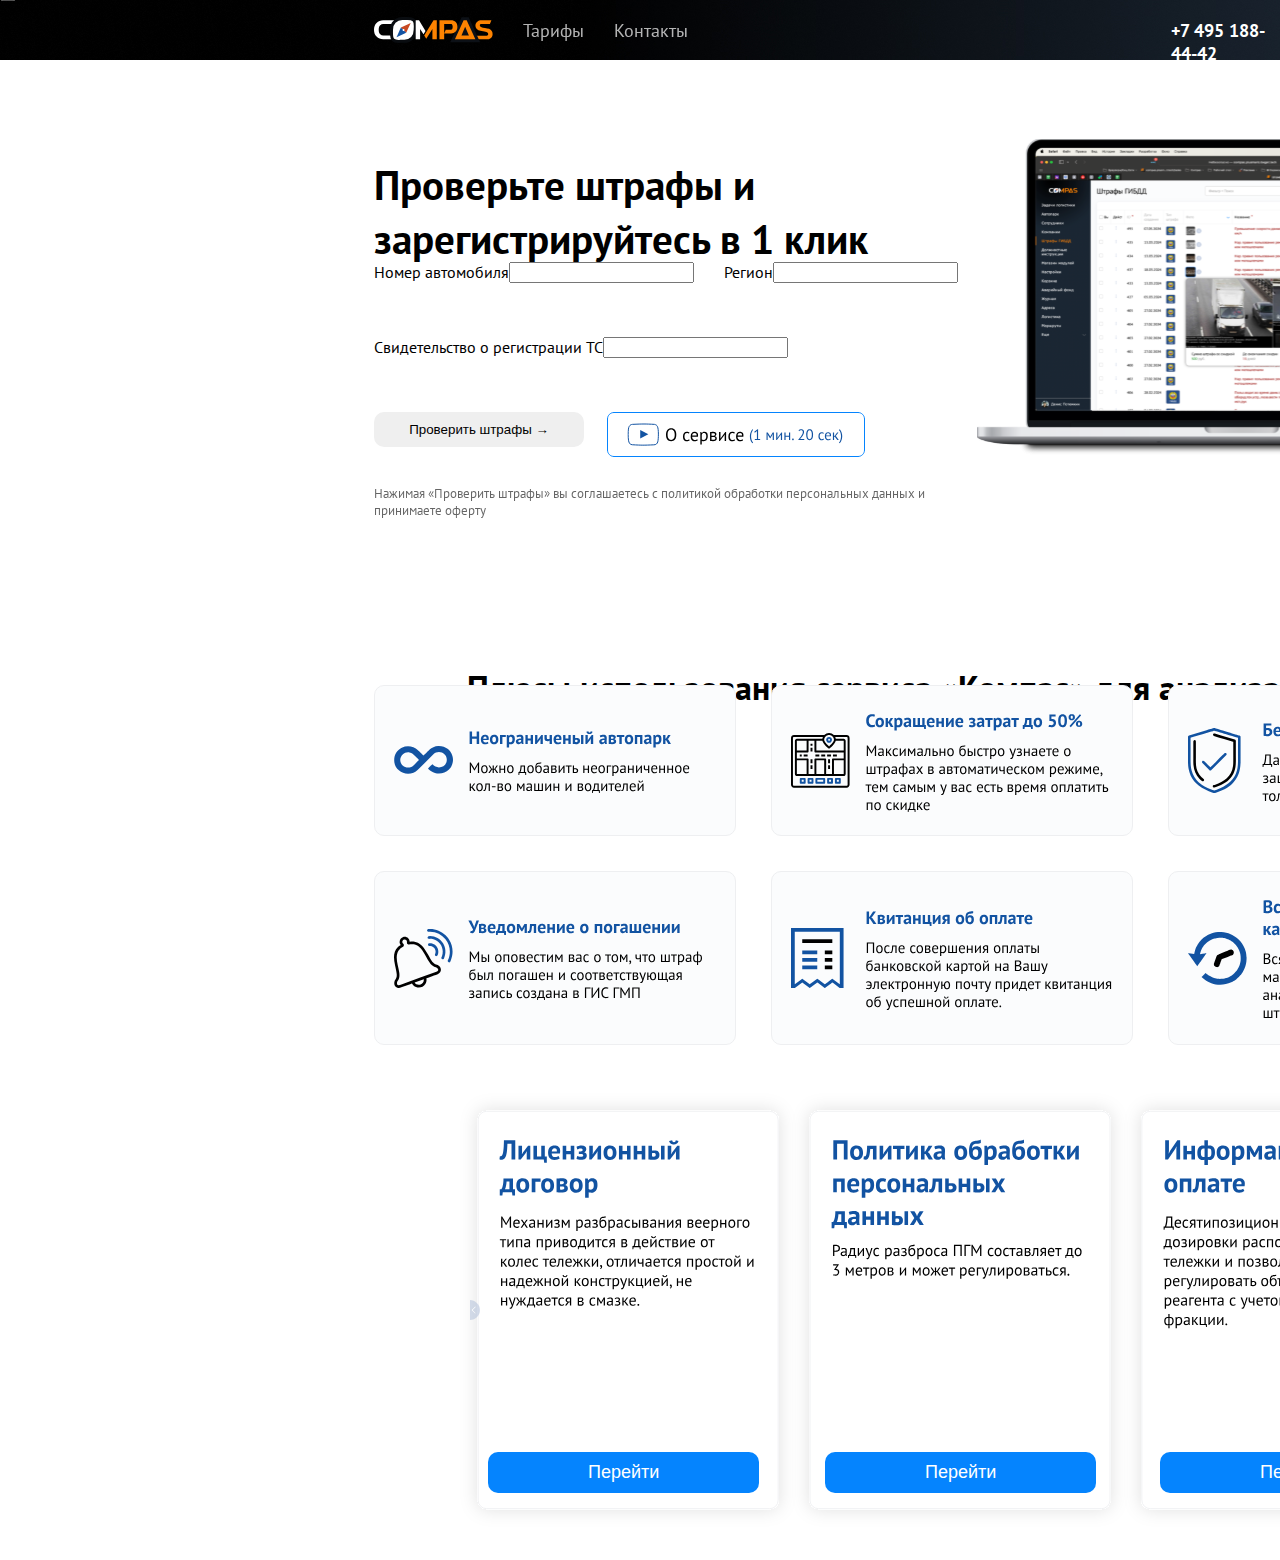
<file: html/index.html>
<!DOCTYPE html>
<html lang="en">
<head>
    <meta charset="UTF-8">
    <meta name="viewport" content="width=device-width, initial-scale=1.0">
    <title>COMPAS</title>
    <link href="https://cdn.jsdelivr.net/npm/bootstrap@5.2.3/dist/css/bootstrap.min.css" rel="stylesheet" integrity="sha384-rbsA2VBKQhggwzxH7pPCaAqO46MgnOM80zW1RWuH61DGLwZJEdK2Kadq2F9CUG65" crossorigin="anonymous">
    <link rel="preconnect" href="https://fonts.googleapis.com">
    <link rel="preconnect" href="https://fonts.gstatic.com" crossorigin>
    <link href="https://fonts.googleapis.com/css2?family=PT+Sans:ital,wght@0,400;0,700;1,400;1,700&display=swap" rel="stylesheet">
    <link rel="stylesheet" href="/css/style.css">
    <link
    rel="stylesheet"
    href="https://cdn.jsdelivr.net/npm/swiper@11/swiper-bundle.min.css"
/>
  
  <script src="https://cdn.jsdelivr.net/npm/swiper@11/swiper-bundle.min.js"></script>
  
</head>
<body>
    <header class="header">
        <div class="container">
            <a href="/html/index.html"><img src="/img/Framelogo.svg" alt="Framelogo" class="Framelogo"></a>
            <ul class="navbar-frame">
                <li><a href="/html/Tarifs.html" class="tariffs">Тарифы</a></li>
                <li><a href="/html/contacts.html" class="contacts">Контакты</a></li>
            </ul>
            <div class="number">+7 495 188-44-42</div>
            <ul class="reg">
                <li><a href="/html/Entrance.html" class="entrance">Вход</a></li>
                <li><a href="/html/reg.html" class="registration">Регистрация</a></li>
            </ul>
        </div>
    </header>

    <section class="registration-all">
        <div class="menu-registration">
            <div class="container">
                <div class="row">
                    <div class="registrationtext">
                        <h3>Проверьте штрафы и</h3>
                        <h4>зарегистрируйтесь в 1 клик</h4>
                    </div>
                </div>
            </div>
        </div>

        <div class="phone">
            <img src="/img/image2ipad.svg" alt="phone">
        </div>
    </section>
    <section>
        <form action="" method="post">   
            <!-- поле ввода номера автомобиля-->
            <div class="form-group-car-number">
                <label>Номер автомобиля</label>
                <input type="text" name="number-car" class="form-control" required />
            </div>    
            <!-- поле ввода региона -->
            <div class="form-group-car-region">
                <label>Регион</label>
                <input type="text" name="region" class="form-control" required>
            </div>
            <!-- поле ввода свидетельство о регистрации -->
            <div class="form-group-car-registration">
                <label>Свидетельство о регистрации ТС</label>
                <input type="text" name="car-registration" class="form-control" required>
            </div>
            <!-- кнопка отправки данных на сервер -->
            <div class="form-group-accept">
                <input type="submit" class="btn btn-primary" value="Проверить штрафы &rarr;">
            </div>
        </form>
    </section>
    <section>
        <button id="openPopup" class="openButton">
            <img src="/img/button.svg" class="YtBtn" alt="Video">
        </button>
    
    <div id="videoPopup" class="video-popup">
        <div id="youtubeVideo">
            <!-- Вставьте iframe с YouTube видео здесь -->
            <iframe width="560" height="315" src="https://www.youtube.com/embed/SPRsDNn2n7g" frameborder="0" allowfullscreen></iframe>
        </div>
        <div class="close">&#10006;</div>
    </div>
    <!-- Фон затемнения для модального окна -->
    <div id="modalBackdrop" class="modal-backdrop" style="display: none;"></div>
    <p class="Ofert">Нажимая «Проверить штрафы» вы соглашаетесь с политикой обработки персональных данных и принимаете оферту</p>
<script>
  // Проверяем, существуют ли элементы модального окна и фона затемненияc
const modal = document.getElementById('videoPopup');
const backdrop = document.getElementById('modalBackdrop'); // Убедитесь, что этот элемент добавлен в HTML

// Функция для открытия модального окна
function openModal() {
  if (modal && backdrop) {
    modal.style.display = 'block';
    backdrop.style.display = 'block'; // Показать фон затемнения
  }
}

// Функция для закрытия модального окна
function closeModal() {
  if (modal && backdrop) {
    modal.style.display = 'none';
    backdrop.style.display = 'none'; // Скрыть фон затемнения

    // Находим iframe внутри модального окна и останавливаем воспроизведение видео
    const iframe = document.querySelector('#videoPopup iframe');
    const iframeSrc = iframe.src;
    iframe.src = iframeSrc; // Это перезагрузит и остановит видео
  }
}

// Добавляем обработчики событий для кнопок открытия и закрытия
const openButton = document.getElementById('openPopup');
if (openButton) {
  openButton.addEventListener('click', openModal);
}

const closeButton = document.querySelector('.close');
if (closeButton) {
  closeButton.addEventListener('click', closeModal);
}



// Закрыть модальное окно при клике на фон затемнения
if (backdrop) {
  backdrop.addEventListener('click', closeModal);
}

</script>
    </section>
    <div>
    <h5 class="plus">Плюсы использования сервиса «Компас» для анализа штрафов</h5>
</div>
<section>
    <div class="pluses-compas">
        <img src="/img/pluscompas.svg">
    </div>
</section>
<div style="overflow: hidden;"></div>
<section>
<div class="slider">
    <img class="slider-img" src="/img/swiper.svg" />
    <img class="slider-img" src="/img/swiper.svg" />

    <div>
        <img style='opacity: 1; height: 20px;'
        class="prev controlls" src="/img/arrowl.svg"
        alt="">
    </div> 
    
    <div>
        <img style="opacity: 1; height: 20px;"
        class="next controlls" src="/img/Framearrowr.svg"
        alt="">
    </div>
<script src="/js/script.js"></script>

</section>
<section>
    <div class="buttons">
    <button class="licenceBtn">
        <a class="licence" href="/html/licence.html">Перейти</a>
    </button>
    <button class="politicsBtn">
        <a class="politics" href="/html/politics.html">Перейти</a>
    </button>
    <button class="informationBtn"
    ><a class="information" href="/html/information.html">Перейти</a>
    </button>
</div>
</section>   

    

        
</body>
</html>
</file>
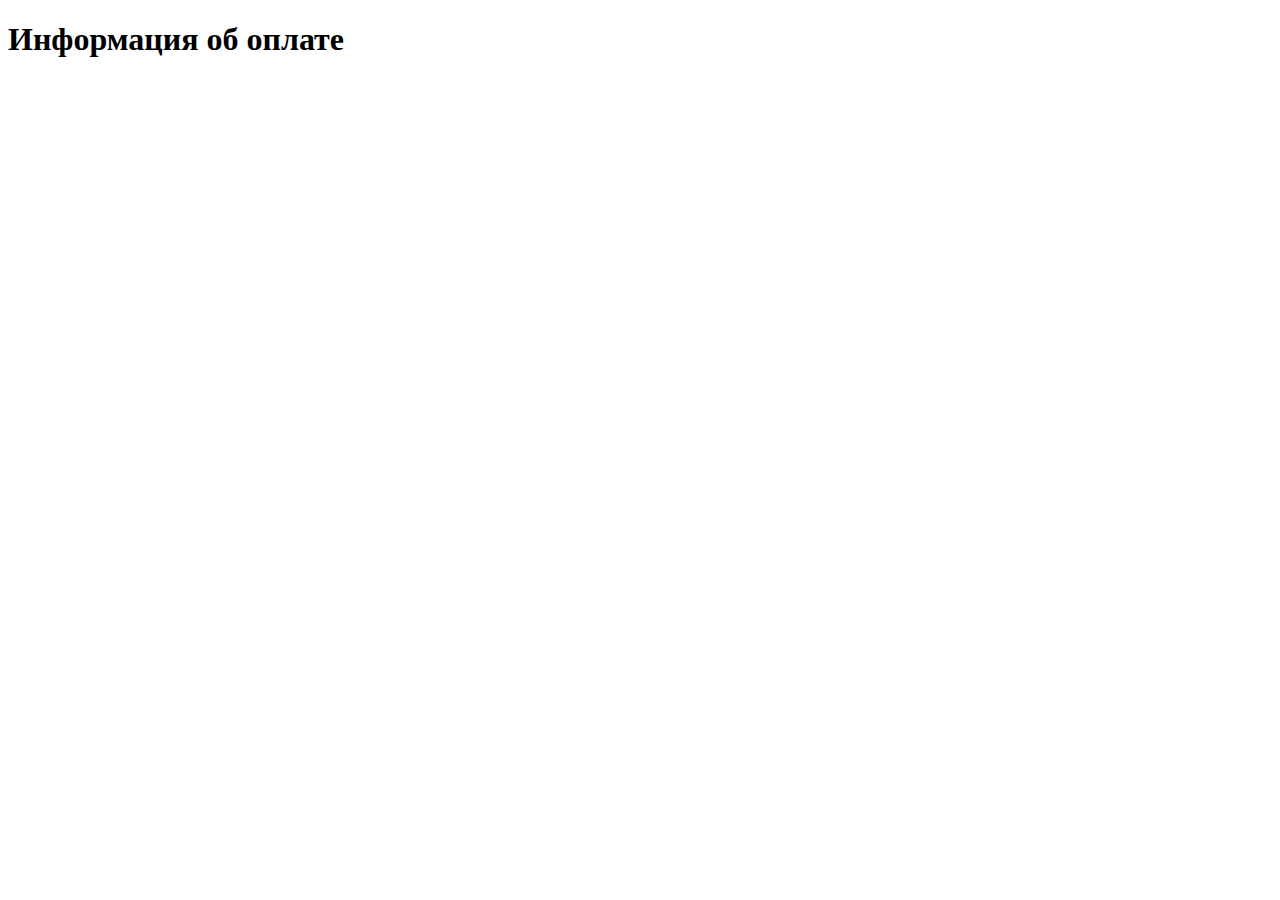
<file: html/information.html>
<!DOCTYPE html>
<html lang="en">
<head>
    <meta charset="UTF-8">
    <meta name="viewport" content="width=device-width, initial-scale=1.0">
    <title>Document</title>
</head>
<body>
    <h1>Информация об оплате</h1>
</body>
</html>
</file>
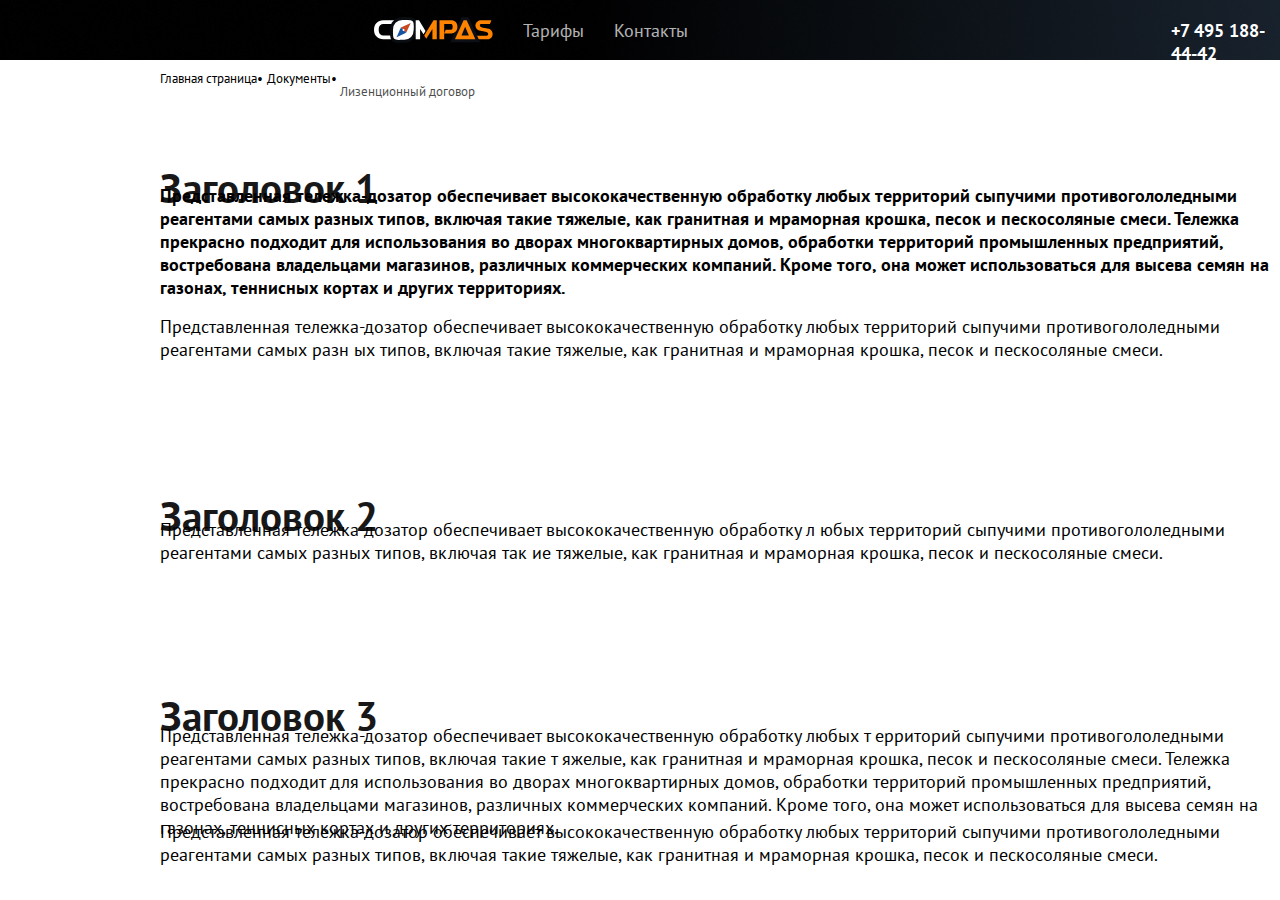
<file: html/licence.html>
<!DOCTYPE html>
<html lang="en">
<head>
    <meta charset="UTF-8">
    <meta name="viewport" content="width=device-width, initial-scale=1.0">
    <title>COMPAS</title>
    <link href="https://cdn.jsdelivr.net/npm/bootstrap@5.2.3/dist/css/bootstrap.min.css" rel="stylesheet" integrity="sha384-rbsA2VBKQhggwzxH7pPCaAqO46MgnOM80zW1RWuH61DGLwZJEdK2Kadq2F9CUG65" crossorigin="anonymous">
    <link rel="preconnect" href="https://fonts.googleapis.com">
    <link rel="preconnect" href="https://fonts.gstatic.com" crossorigin>
    <link href="https://fonts.googleapis.com/css2?family=PT+Sans:ital,wght@0,400;0,700;1,400;1,700&display=swap" rel="stylesheet">
    <link rel="stylesheet" href="/css/style2.css    ">
    <link
    rel="stylesheet"
    href="https://cdn.jsdelivr.net/npm/swiper@11/swiper-bundle.min.css"
/>
</head>
<body>
    <header class="header">
        <div class="container">
            <a href="/html/index.html"><img src="/img/Framelogo.svg" alt="Framelogo" class="Framelogo"></a>
            <ul class="navbar-frame">
                <li><a href="/html/Tarifs.html" class="tariffs">Тарифы</a></li>
                <li><a href="/html/contacts.html" class="contacts">Контакты</a></li>
            </ul>
            <div class="number">+7 495 188-44-42</div>
            <ul class="reg">
                <li><a href="/html/Entrance.html" class="entrance">Вход</a></li>
                <li><a href="/html/reg.html" class="registration">Регистрация</a></li>
            </ul>
        </div>
    </header>
    <section>
        <a href="/html/index.html" class="MainPage">Главная страница&bull;</a>    
        <a href="/html/doc.html" class="Documets">Документы&bull;</a>
        <p class="LicenceAccept"> Лизенционный договор</p>
        <h1 class="First">
            Представленная тележка-дозатор обеспечивает высококачественную обработку любых территорий сыпучими
             противогололедными реагентами самых разных типов, включая такие тяжелые,
              как гранитная и мраморная крошка, песок и пескосоляные смеси. Тележка прекрасно
               подходит для использования во дворах многоквартирных домов, обработки территорий
                промышленных предприятий, востребована владельцами магазинов, различных коммерческих
                 компаний. Кроме того, она может использоваться для высева семян на газонах, теннисных кортах
                  и других территориях.
        </h1>
        <h2 class="Second">Представленная тележка-дозатор обеспечивает высококачественную
             обработку любых территорий сыпучими противогололедными реагентами самых разн
             ых типов, включая такие тяжелые, как гранитная и мраморная крошка, песок и пескосоляные смеси. 
        </h2>
        <h3 class="Third">Представленная тележка-дозатор обеспечивает высококачественную обработку л
            юбых территорий сыпучими противогололедными реагентами самых разных типов, включая так
            ие тяжелые, как гранитная и мраморная крошка, песок и пескосоляные смеси. </h3>
        <h4 class="Fourth">Представленная тележка-дозатор обеспечивает высококачественную обработку любых т
            ерриторий сыпучими противогололедными реагентами самых разных типов, включая такие т
            яжелые, как гранитная и мраморная крошка, песок и пескосоляные смеси. Тележка прекрасно подходит для использования
             во дворах многоквартирных домов, обработки территорий промышленных предприятий, востребована владельцами магазинов, 
             различных коммерческих компаний.
             Кроме того, она может использоваться для высева семян на газонах, теннисных кортах и других территориях.</h4>
             <h5 class="Fifth">Представленная тележка-дозатор обеспечивает высококачественную обработку любых территорий сыпучими противогололедными реагентами самых разных типов,
                 включая такие тяжелые, как гранитная и мраморная крошка, песок и пескосоляные смеси. </h5>
    </section>
    <div class="Titles">
    <p class="title1">Заголовок 1</p>
    <p class="title2">Заголовок 2</p>
    <p class="title3">Заголовок 3</p>
</div>
</body>
</html>
</file>
<file: css/style.css>
html{
    box-sizing: border-box;
  }
  *,*::before, *::after {
    box-sizing: inherit;
  }
  body{
    margin: 0;
    font-family: "PT Sans", sans-serif;
    font-weight: 400;
    overflow-x: hidden;
    
  }

  .pt-sans-regular {
      font-family: "PT Sans", sans-serif;
      font-weight: 400;
      font-style: normal;
    }
    
    .pt-sans-bold {
      font-family: "PT Sans", sans-serif;
      font-weight: 700;
      font-style: normal;
    }
    
    .pt-sans-regular-italic {
      font-family: "PT Sans", sans-serif;
      font-weight: 400;
      font-style: italic;
    }
    
    .pt-sans-bold-italic {
      font-family: "PT Sans", sans-serif;
      font-weight: 700;
      font-style: italic;
    }
    .header {
      min-height: 60px;
      max-width: 1920px;
      background-image: url(../img/Rectangle\ 1firs-screen-bg.jpg);
      background-repeat: no-repeat;
      background-size:cover;
      
      
    }
    .header, .header * {
      margin: 0;
      padding: 0;
  }
    .header__title {
      
    }
    .Framelogo {
      top: 17px;
      left: 374px; 
      z-index: 0;
      width: 119px;
      height: 26px;
      position: absolute;
  }


    
    .navbar-frame {
      text-decoration: none;
      list-style-type: none;
    }
    .tariffs  {
      font-family: "PT Sans", sans-serif;
      font-weight: 400;
      font-style: normal;
      font-size: 18px;
      opacity: 0.7;
      color: #fff ;
      position: absolute;
      text-decoration: none;
      list-style-type: none;
      z-index: 2;
      left: 523px;
      top: 19px;
    }
    .tariffs:hover {
      opacity: 1;
      color: #fff;
    }
      
    .contacts{
      font-family: "PT Sans", sans-serif;
      font-weight: 400;
      font-style: normal;
      font-size: 18px;
      text-decoration: none;
      list-style-type: none;
      opacity: 0.7;
      color: #fff ;
      z-index: 2;
      position: absolute;
      top: 19px;
      left: 614px;
    }
    .contacts:hover{
      opacity: 1;
      color: #fff;
    }
    
    .number{
      font-family: "PT Sans", sans-serif;
      font-weight: 700;
      font-style: normal;
      font-size: 18px;
      color: #fff;
      top: 19px; 
      left: 1171px;
      position: absolute;
      z-index: 2;
      

      


    }
    .reg {
      text-decoration: none;
      list-style-type: none;
    }
    .entrance {
      font-family: "PT Sans", sans-serif;
      font-weight: 400;
      font-style: normal;
      font-size: 18px;
      text-decoration: none;
      list-style-type: none;
      opacity: 0.7;
      color: #fff ;
      position: absolute;
      z-index: 2;
      top: 19px;
      left: 1349px;
    }
    .entrance:hover {
      opacity: 1;
      color: #fff;
    }
    .registration {
      font-family: "PT Sans", sans-serif;
      font-weight: 400;
      font-style: normal;
      font-size: 15px;
      text-decoration: none;
      list-style-type: none;
      opacity: 1;
      color: #fff ;
      background-color: #0584FE;
      border-radius: 10px;
      padding: 12px 12px 12px;
      
      z-index: 2;
      position: absolute;
      top: 9px;
      left: 1418px;
    }
    .registration:hover{
      border-radius: 10px;
      transform: scale(1.1);
    }
    .registrationtext{
      left: 374px;
      position: fixed;
      padding-top: 98px;

      
    }
    h3, h4 {
      margin: 0;
      padding: 0;
      position: relative;
      font-family: "PT Sans", sans-serif;
      font-weight: 700;
      font-style: normal;
      font-size: 41px;
  }

  h3 {
      margin-bottom: 1px; /* Или любое другое значение, которое вам подходит */
  }

  h4 {
      margin-top: 1px; /* Или любое другое значение, которое вам подходит */
  }

  .phone {
    background-image: url(../img/image2ipad.svg);
    background-size: cover;
    border: none;
    background-repeat: no-repeat;
    width: 532px;
    height: 335px;
    top: 139px;
    left: 977px;
    position:absolute;
    

    
  }


  .form-group-car-number {
    top: 262px;
    left: 374px;
    width: 320px;
    position: absolute;
    display: inline-block;
  }
  .form-control {
    position: absolute;
    
  }
  .form-group-car-region {
    top: 262px;
    left: 724px;
    width: 213px;
    position: absolute;
  }
  .form-group-car-registration {
    top: 337px;
    left: 374px;
    width: 563px;
    position: absolute;

  }
  .form-group-accept {
    width: 210px;
    top: 411px;
    left: 374px;
    position: absolute;
  }
  .btn {

  
  }
  .btn-primary {
    border: none;
    border-radius:10px;
    width: 210px;
    top: 1px;
    left: 0px;
    position: absolute;
    padding: 10px;


  }
  .registrationtext{
    position: absolute;
  }
  .YtBtn {
    width: 258px;
    top: 415px;
    left: 605px;
    position: absolute;
    
    
  }
  .YtBtn:hover {
    transform: scale(1.1);

  }
  .openButton {
    top: -5px;
    z-index:1;
    position: absolute;

    
  }
  

  /* Стиль модального окна */
  .video-popup {
    position: fixed;
    top: 50%;
    left: 50%;
    transform: translate(-50%, -50%);
    display: none;
    z-index: 9999;
    
    
  }
  .close {
    position: absolute; /* Изменено на absolute для позиционирования относительно .video-popup */
    top: -25px;
    right: 10px;
    cursor: pointer;
    color: #fff;
  }
  .modal-backdrop {
    position: fixed;
    top: 0;
    left: 0;
    width: 100%;
    height: 100%;
    background-color: rgba(0, 0, 0, 0.5);
    display: none;
    z-index: 9998; /* Убедитесь, что z-index меньше, чем у .video-popup */
  }
  .plus{
    position: absolute;
    width: 1025px;
    font-size:34px;
    top: 608px;
    left: 467px;
  }
  .Ofert{
    position: absolute;
    width: 563px;
    font-size: 13px;
    top: 472px;
    left: 374px;
    opacity: 0.6;
  }
  .pluses-compas {
    position: absolute;
    width: 1156px;
    top: 685px;
    left: 374px ;
  }

  .slider {
    height: 500px;
    width: 1000px;
    left: 460px;
    top: 1000px; 
    position: relative;
    overflow: hidden;
  }
  
  .slider-img {
    width: 100%;
    height: 100%;
    position: relative; 
    opacity: 0; /* Скрыть все изображения по умолчанию */
    transition: opacity 0.5s ease;
  }
  
  .slider-img.active {
    opacity: 1; /* Показать активный слайд */
  }
  
  .slider .prev,
  .slider .next {
    position: absolute;
    top: 50%; /* Центрировать по вертикали */
    transform: translateY(-50%); /* Выравнивание относительно центра */
    z-index: 10; 
  }
  
  .slider .prev {
    left: 10px;
  }
  
  .slider .next {
    right: 10px;
  }
  .buttons {
    
    position: absolute;
  }
  .licence {
    left: 486px;
    position: absolute;
    top: 1890px;  
    color: rgb(255, 255, 255);
    font-size: 18px;
    background-color: #0584FE;
    border-radius: 10px;
    border: none;
    outline: none;
    padding: 10px;
    padding-left: 100px;
    padding-right: 100px;  
    z-index: 15;
    text-decoration: none;
  }
  .licence:hover{
    border-radius: 20px;
  }
  .politics {
    left: 823px;
    position: absolute;
    top: 1890px; 
    color: rgb(255, 255, 255);
    font-size: 18px;
    background-color: #0584FE;
    border-radius: 10px;
    border: none;
    outline: none;
    padding: 10px;
    padding-left: 100px;
    padding-right: 100px;  
    z-index: 15;
    text-decoration: none;
  }
  .politics:hover{
    border-radius: 20px;
  }
  .information {
    left: 1158px;
    position: absolute;
    top: 1890px;  
    color: rgb(255, 255, 255);
    font-size: 18px;
    background-color: #0584FE;
    border-radius: 10px;
    border: none;
    outline: none;
    padding: 10px;
    padding-left: 100px;
    padding-right: 100px;  
    z-index: 15;
    text-decoration: none;
  }
  .information:hover{
    border-radius: 20px;
  }
.informationBtn{
  position:absolute ;
  top:-1000px;
}
.politicsBtn{
  position:absolute ;
  top:-1000px;
}
.licenceBtn{
  position:absolute ;
  top:-1000px;
}
</file>
<file: css/style2.css>
html{
    box-sizing: border-box;
  }
  *,*::before, *::after {
    box-sizing: inherit;
  }
  body{
    margin: 0;
    font-family: "PT Sans", sans-serif;
    font-weight: 400;
    overflow-x: hidden;
    
  }

  .pt-sans-regular {
      font-family: "PT Sans", sans-serif;
      font-weight: 400;
      font-style: normal;
    }
    
    .pt-sans-bold {
      font-family: "PT Sans", sans-serif;
      font-weight: 700;
      font-style: normal;
    }
    
    .pt-sans-regular-italic {
      font-family: "PT Sans", sans-serif;
      font-weight: 400;
      font-style: italic;
    }
    
    .pt-sans-bold-italic {
      font-family: "PT Sans", sans-serif;
      font-weight: 700;
      font-style: italic;
    }
    
    .header {
        min-height: 60px;
        max-width: 1920px;
        background-image: url(../img/Rectangle\ 1firs-screen-bg.jpg);
        background-repeat: no-repeat;
        background-size:cover;
        
        
      }
      .header, .header * {
        margin: 0;
        padding: 0;
    }
      .header__title {
        
      }
      .Framelogo {
        top: 17px;
        left: 374px; 
        z-index: 0;
        width: 119px;
        height: 26px;
        position: absolute;
    }
  
  
      
      .navbar-frame {
        text-decoration: none;
        list-style-type: none;
      }
      .tariffs  {
        font-family: "PT Sans", sans-serif;
        font-weight: 400;
        font-style: normal;
        font-size: 18px;
        opacity: 0.7;
        color: #fff ;
        position: absolute;
        text-decoration: none;
        list-style-type: none;
        z-index: 2;
        left: 523px;
        top: 19px;
      }
      .tariffs:hover {
        opacity: 1;
        color: #fff;
      }
        
      .contacts{
        font-family: "PT Sans", sans-serif;
        font-weight: 400;
        font-style: normal;
        font-size: 18px;
        text-decoration: none;
        list-style-type: none;
        opacity: 0.7;
        color: #fff ;
        z-index: 2;
        position: absolute;
        top: 19px;
        left: 614px;
      }
      .contacts:hover{
        opacity: 1;
        color: #fff;
      }
      
      .number{
        font-family: "PT Sans", sans-serif;
        font-weight: 700;
        font-style: normal;
        font-size: 18px;
        color: #fff;
        top: 19px; 
        left: 1171px;
        position: absolute;
        z-index: 2;      
          
      }

      .entrance {
        font-family: "PT Sans", sans-serif;
        font-weight: 400;
        font-style: normal;
        font-size: 18px;
        text-decoration: none;
        list-style-type: none;
        opacity: 0.7;
        color: #fff ;
        position: absolute;
        z-index: 2;
        top: 19px;
        left: 1349px;
      }
      .entrance:hover {
        opacity: 1;
        color: #fff;
      }
      .registration {
        font-family: "PT Sans", sans-serif;
        font-weight: 400;
        font-style: normal;
        font-size: 15px;
        text-decoration: none;
        list-style-type: none;
        opacity: 1;
        color: #fff ;
        background-color: #0584FE;
        border-radius: 10px;
        padding: 12px 12px 12px;
        
        z-index: 2;
        position: absolute;
        top: 9px;
        left: 1418px;
      }
      .registration:hover{
        border-radius: 10px;
        transform: scale(1.1);
      }
      .registrationtext{
        left: 374px;
        position: fixed;
        padding-top: 98px;
      }

.Titles{
    display: flex;
}

      .MainPage {
    font-family: "PT Sans", sans-serif;
    font-weight: 400;
    font-style: normal;
    position: absolute;
    font-size: 13px;
    text-decoration: none;
    left: 160px;
    color: black;
    top: 70px;
    list-style-type: none;
    }
    .MainPage:hover {
        color: #0584FE;
        }

    .Documets {
    font-family: "PT Sans", sans-serif;
    font-weight: 400;
    font-style: normal;
    position: absolute;
    font-size: 13px;
    text-decoration: none;
    color: black;
    left: 267px;
    top: 70px;
    list-style-type: none;
    }
    .Documets:hover {
       color: #0584FE;
        }

    .LicenceAccept {
    font-family: "PT Sans", sans-serif;
    font-weight: 400;
    font-style: normal;
    position: absolute;
    font-size: 13px;
    opacity: 0.7;
    color: black;
    left: 340px;
    top: 70px;
    }
    

    
    .First {
        font-family: "PT Sans", sans-serif;
        font-weight: 400x   ;
        font-style: normal;
        position: absolute;
        font-size: 18px;
        top: 172px;
        left: 160px;
        color: black;
        
    }
    .Second {
        font-family: "PT Sans", sans-serif;
        font-weight: 400;
        font-style: normal;
        position: absolute;
        font-size: 18px;
        top: 300px;
        left: 160px;
    }
    .Third {
        font-family: "PT Sans", sans-serif;
        font-weight: 400;
        font-style: normal;
        position: absolute;
        font-size: 18px;
        left: 160px;
        top: 500px;
    }
    .Fourth {
        font-family: "PT Sans", sans-serif;
        font-weight: 400;
        font-style: normal;
        position: absolute;
        font-size: 18px;
        left: 160px;
        top: 700px;
    }
    .Fifth {
        font-family: "PT Sans", sans-serif;
        font-weight: 400;
        font-style: normal;
        position: absolute;
        font-size: 18px;
        left: 160px;
        top: 790px;
    }
    .title1 {
    font-family: "PT Sans", sans-serif;
    font-weight: 700;
    font-style: normal;
    font-size: 41px;
    opacity: 0.9;
    position: absolute;
    left: 160px;
    top: 120px;    
    }
    .title2 {
    font-family: "PT Sans", sans-serif;
    font-weight: 700;
    font-style: normal;
    font-size: 41px;
    opacity: 0.9;
    position: absolute;
    left: 160px;
    top: 448px;    
    }
    .title3 {
    font-family: "PT Sans", sans-serif;
    font-weight: 700;
    font-style: normal;
    font-size: 41px;
    opacity: 0.9;
    position: absolute;
    left: 160px;
    top: 648px;   
    }
</file>
